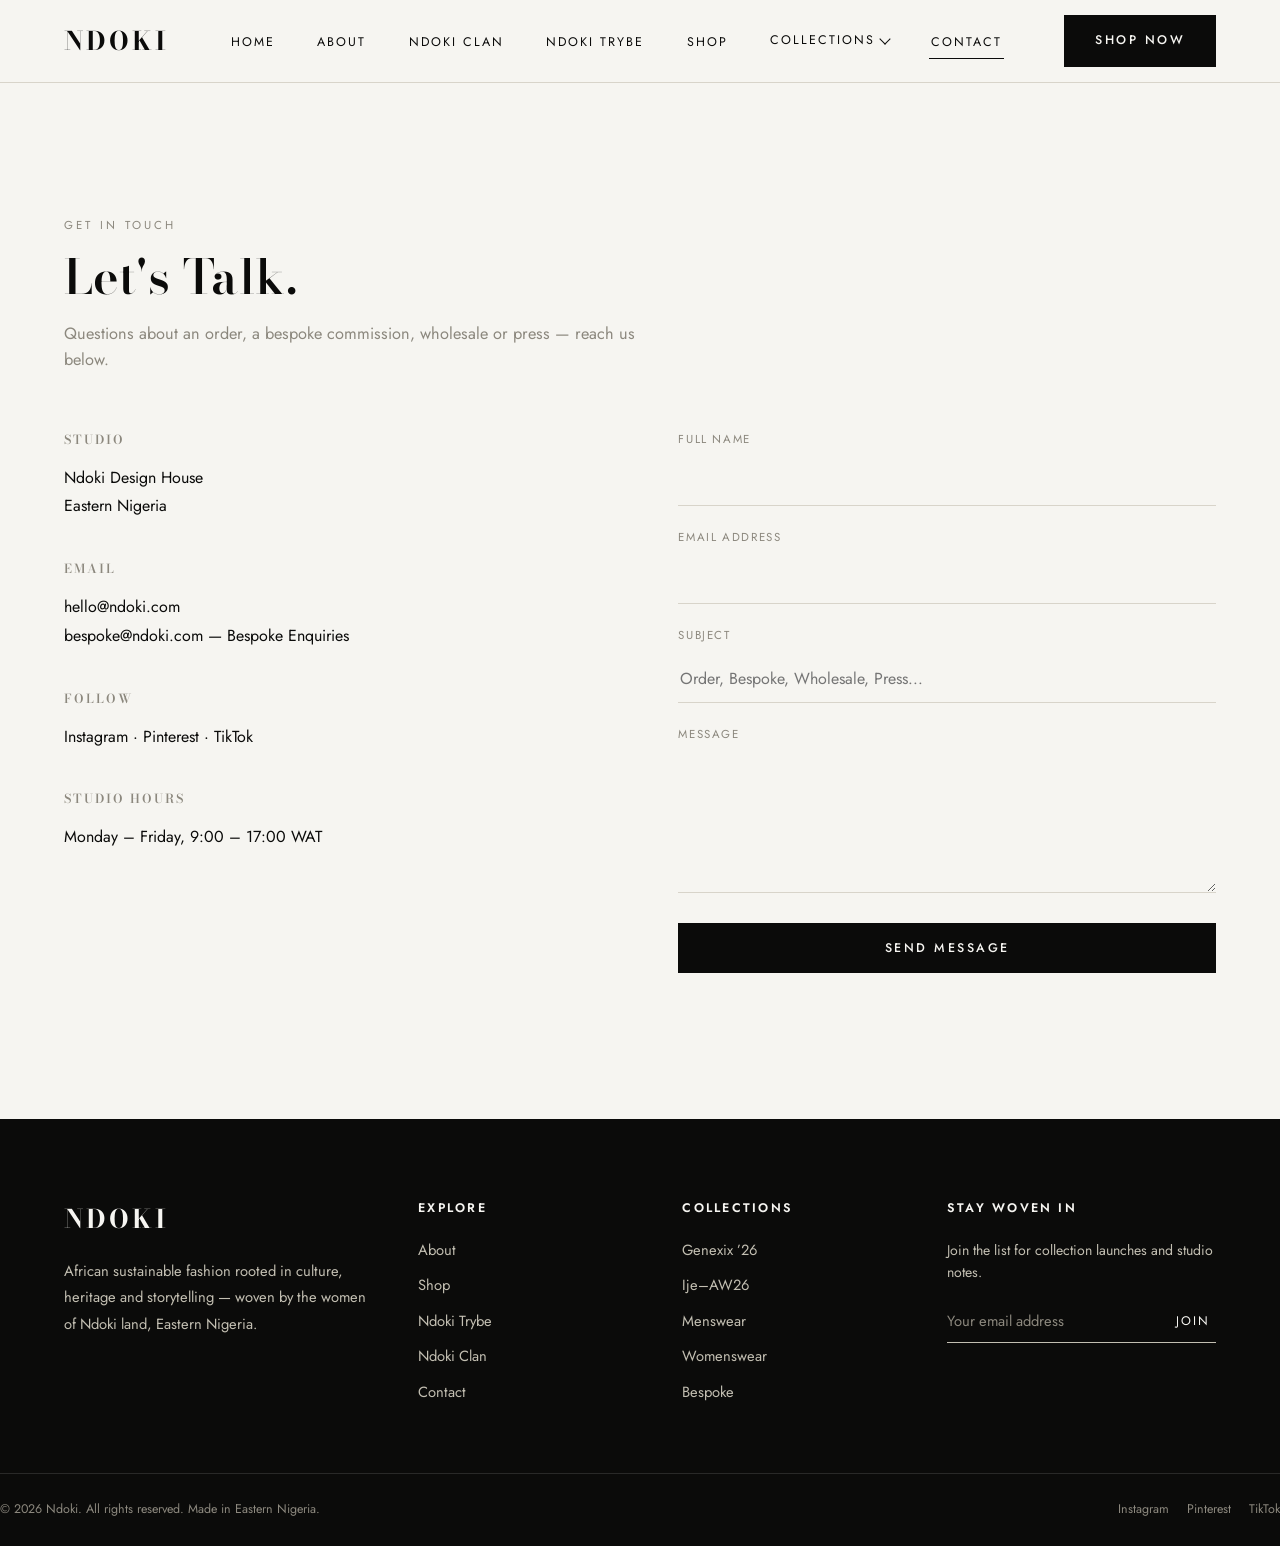
<file: contact.html>
<!doctype html>
<html lang="en">
  <head>
    <meta charset="UTF-8" />
    <meta name="viewport" content="width=device-width, initial-scale=1.0" />
    <title>Contact Ndoki</title>
    <meta
      name="description"
      content="Get in touch with Ndoki — questions about orders, bespoke commissions, wholesale, or press."
    />
    <link rel="preconnect" href="https://fonts.googleapis.com" />
    <link rel="preconnect" href="https://fonts.gstatic.com" crossorigin />
    <link
      href="https://fonts.googleapis.com/css2?family=Bodoni+Moda:ital,wght@0,400..900;1,400..900&family=Jost:wght@300;400;500;600&display=swap"
      rel="stylesheet"
    />
    <link rel="stylesheet" href="./assets/css/style.css" />
  </head>
  <body>
    <header class="site-header">
      <div class="wrap nav-row">
        <a href="index.html" class="brand">NDOKI<span></span></a>
        <nav aria-label="Primary">
          <ul class="nav-main">
            <li><a href="index.html" class="nav-link">Home</a></li>
            <li><a href="about.html" class="nav-link">About</a></li>
            <li><a href="ndoki-clan.html" class="nav-link">Ndoki Clan</a></li>
            <li><a href="ndoki-trybe.html" class="nav-link">Ndoki Trybe</a></li>
            <li><a href="shop.html" class="nav-link">Shop</a></li>
            <li class="has-dropdown">
              <a href="#" class="nav-link"
                >Collections <span class="caret"></span
              ></a>
              <ul class="dropdown">
                <li><a href="genexix-26.html">Genexix &rsquo;26</a></li>
                <li><a href="ije-aw26.html">Ije&ndash;AW26</a></li>
              </ul>
            </li>
            <li>
              <a href="contact.html" class="nav-link is-active">Contact</a>
            </li>
          </ul>
        </nav>
        <div class="nav-actions">
          <a href="shop.html" class="btn btn-solid nav-shop-btn">Shop Now</a>
          <button
            class="hamburger"
            aria-label="Open menu"
            aria-expanded="false"
          >
            <span></span><span></span><span></span>
          </button>
        </div>
      </div>
    </header>

    <div class="mobile-nav" aria-hidden="true">
      <ul>
        <li><a href="index.html" class="nav-link">Home</a></li>
        <li><a href="about.html" class="nav-link">About</a></li>
        <li><a href="ndoki-clan.html" class="nav-link">Ndoki Clan</a></li>
        <li><a href="ndoki-trybe.html" class="nav-link">Ndoki Trybe</a></li>
        <li><a href="shop.html" class="nav-link">Shop</a></li>
        <li>
          <a href="#" class="nav-link mobile-collections-toggle"
            >Collections <span class="caret mobile-caret"></span
          ></a>
          <div class="mobile-sub">
            <a href="genexix-26.html">Genexix &rsquo;26</a>
            <a href="ije-aw26.html">Ije&ndash;AW26</a>
          </div>
        </li>
        <li><a href="contact.html" class="nav-link">Contact</a></li>
      </ul>
    </div>

    <section class="section" style="padding-bottom: 0">
      <div class="wrap">
        <div class="section-head">
          <span class="eyebrow">Get In Touch</span>
          <h2>Let's Talk.</h2>
          <p>
            Questions about an order, a bespoke commission, wholesale or press —
            reach us below.
          </p>
        </div>
      </div>
    </section>

    <section class="section" style="padding-top: 0">
      <div class="wrap contact-grid">
        <div class="contact-info">
          <div class="block">
            <h3>Studio</h3>
            <p>Ndoki Design House<br />Eastern Nigeria</p>
          </div>
          <div class="block">
            <h3>Email</h3>
            <p>
              <a href="mailto:hello@ndoki.com">hello@ndoki.com</a><br /><a
                href="mailto:bespoke@ndoki.com"
                >bespoke@ndoki.com</a
              >
              &mdash; Bespoke Enquiries
            </p>
          </div>
          <div class="block">
            <h3>Follow</h3>
            <p>
              <a href="#">Instagram</a> &middot;
              <a href="#">Pinterest</a> &middot; <a href="#">TikTok</a>
            </p>
          </div>
          <div class="block">
            <h3>Studio Hours</h3>
            <p>Monday &ndash; Friday, 9:00 &ndash; 17:00 WAT</p>
          </div>
        </div>

        <form class="contact-form">
          <div class="form-field">
            <label for="name">Full Name</label>
            <input type="text" id="name" name="name" required />
          </div>
          <div class="form-field">
            <label for="email">Email Address</label>
            <input type="email" id="email" name="email" required />
          </div>
          <div class="form-field">
            <label for="subject">Subject</label>
            <input
              type="text"
              id="subject"
              name="subject"
              placeholder="Order, Bespoke, Wholesale, Press..."
            />
          </div>
          <div class="form-field">
            <label for="message">Message</label>
            <textarea id="message" name="message" rows="5" required></textarea>
          </div>
          <button type="submit" class="btn btn-solid btn-block">
            Send Message
          </button>
          <p class="form-msg"></p>
        </form>
      </div>
    </section>

    <footer class="site-footer">
      <div class="wrap footer-grid">
        <div class="footer-brand">
          <a href="index.html" class="brand">NDOKI</a>
          <p>
            African sustainable fashion rooted in culture, heritage and
            storytelling — woven by the women of Ndoki land, Eastern Nigeria.
          </p>
        </div>
        <div class="footer-col">
          <h4>Explore</h4>
          <ul>
            <li><a href="about.html">About</a></li>
            <li><a href="shop.html">Shop</a></li>
            <li><a href="ndoki-trybe.html">Ndoki Trybe</a></li>
            <li><a href="ndoki-clan.html">Ndoki Clan</a></li>
            <li><a href="contact.html">Contact</a></li>
          </ul>
        </div>
        <div class="footer-col">
          <h4>Collections</h4>
          <ul>
            <li><a href="genexix-26.html">Genexix &rsquo;26</a></li>
            <li><a href="ije-aw26.html">Ije&ndash;AW26</a></li>
            <li><a href="shop.html#menswear">Menswear</a></li>
            <li><a href="shop.html#womenswear">Womenswear</a></li>
            <li><a href="shop.html#bespoke">Bespoke</a></li>
          </ul>
        </div>
        <div class="footer-col footer-newsletter">
          <h4>Stay Woven In</h4>
          <p style="font-size: 0.88rem">
            Join the list for collection launches and studio notes.
          </p>
          <form data-demo-form>
            <input
              type="email"
              placeholder="Your email address"
              required
              aria-label="Email address"
            />
            <button type="submit">Join</button>
          </form>
          <p class="notify-msg" data-demo-msg></p>
        </div>
      </div>
      <div class="wrap footer-bottom">
        <span
          >&copy; 2026 Ndoki. All rights reserved. Made in Eastern
          Nigeria.</span
        >
        <span
          ><a href="#">Instagram</a><a href="#">Pinterest</a
          ><a href="#">TikTok</a></span
        >
      </div>
    </footer>

    <script src="./assets/js/main.js" defer></script>
  </body>
</html>
</file>
<file: assets/css/style.css>
/* ============================================================
   NDOKI — Design Tokens
   African sustainable fashion — Akwete heritage textile brand
   Palette held strictly to black / white / grey per brief;
   the Akwete weave motif supplies the visual richness instead
   of colour.
============================================================ */
:root {
  --ink: #0b0b0a; /* near-black, primary text / brand */
  --charcoal: #242320; /* secondary dark surface */
  --paper: #f6f5f1; /* warm off-white background */
  --paper-2: #efeee8; /* slightly deeper warm white */
  --stone: #8c887e; /* mid grey — captions, meta */
  --ash: #d8d4ca; /* hairline / border grey */
  --ash-2: #c3bfb2; /* deeper hairline for dark bg */
  --white: #ffffff;

  --font-display: "Bodoni Moda", "Times New Roman", serif;
  --font-body: "Jost", "Helvetica Neue", Arial, sans-serif;

  --container: 1280px;
  --gutter: clamp(20px, 5vw, 64px);
  --section-y: clamp(64px, 10vw, 128px);

  --ease: cubic-bezier(0.65, 0, 0.35, 1);
}

*,
*::before,
*::after {
  box-sizing: border-box;
}
html {
  scroll-behavior: smooth;
}
@media (prefers-reduced-motion: reduce) {
  html {
    scroll-behavior: auto;
  }
  *,
  *::before,
  *::after {
    animation-duration: 0.001ms !important;
    animation-iteration-count: 1 !important;
    transition-duration: 0.001ms !important;
    scroll-behavior: auto !important;
  }
}

body {
  margin: 0;
  background: var(--paper);
  color: var(--ink);
  font-family: var(--font-body);
  font-size: 16px;
  line-height: 1.6;
  -webkit-font-smoothing: antialiased;
}

img {
  max-width: 100%;
  display: block;
}
a {
  color: inherit;
  text-decoration: none;
}
button {
  font-family: inherit;
  cursor: pointer;
}
ul {
  list-style: none;
  margin: 0;
  padding: 0;
}
h1,
h2,
h3,
h4 {
  font-family: var(--font-display);
  font-weight: 600;
  margin: 0;
  letter-spacing: 0.01em;
}
p {
  margin: 0;
}

.wrap {
  max-width: var(--container);
  margin: 0 auto;
  padding-left: var(--gutter);
  padding-right: var(--gutter);
}

.eyebrow {
  font-family: var(--font-body);
  text-transform: uppercase;
  letter-spacing: 0.28em;
  font-size: 0.72rem;
  color: var(--stone);
  display: inline-block;
}

:focus-visible {
  outline: 2px solid var(--ink);
  outline-offset: 3px;
}

/* ---------- Buttons ---------- */
.btn {
  display: inline-flex;
  align-items: center;
  gap: 10px;
  padding: 15px 30px;
  font-size: 0.78rem;
  letter-spacing: 0.2em;
  text-transform: uppercase;
  font-weight: 500;
  border: 1px solid var(--ink);
  background: transparent;
  color: var(--ink);
  transition:
    background 0.35s var(--ease),
    color 0.35s var(--ease),
    border-color 0.35s var(--ease);
  white-space: nowrap;
}
.btn:hover {
  background: var(--ink);
  color: var(--paper);
}
.btn-solid {
  background: var(--ink);
  color: var(--paper);
}
.btn-solid:hover {
  background: transparent;
  color: var(--ink);
}
.btn-invert {
  border-color: var(--paper);
  color: var(--paper);
}
.btn-invert:hover {
  background: var(--paper);
  color: var(--ink);
}
.btn-block {
  width: 100%;
  justify-content: center;
}

/* ============================================================
   Header / Navigation
============================================================ */
.site-header {
  position: sticky;
  top: 0;
  z-index: 100;
  background: rgba(246, 245, 241, 0.92);
  backdrop-filter: blur(8px);
  border-bottom: 1px solid var(--ash);
}
.nav-row {
  display: flex;
  align-items: center;
  justify-content: space-between;
  height: 82px;
}
.brand {
  font-family: var(--font-display);
  font-size: 1.6rem;
  letter-spacing: 0.12em;
  font-weight: 700;
}
.brand span {
  font-weight: 400;
  font-style: italic;
}

.nav-main {
  display: flex;
  align-items: center;
  gap: 2.4rem;
}
.nav-main > li {
  position: relative;
}
.nav-link {
  font-size: 0.78rem;
  letter-spacing: 0.16em;
  text-transform: uppercase;
  padding: 8px 2px;
  position: relative;
}
.nav-link::after {
  content: "";
  position: absolute;
  left: 0;
  right: 0;
  bottom: 0;
  height: 1px;
  background: var(--ink);
  transform: scaleX(0);
  transform-origin: left;
  transition: transform 0.3s var(--ease);
}
.nav-link:hover::after,
.nav-link.is-active::after {
  transform: scaleX(1);
}

.has-dropdown > .nav-link {
  display: flex;
  align-items: center;
  gap: 6px;
}
.caret {
  width: 8px;
  height: 8px;
  border-right: 1px solid currentColor;
  border-bottom: 1px solid currentColor;
  transform: rotate(45deg);
  margin-top: -4px;
  transition: transform 0.25s var(--ease);
}
.has-dropdown.is-open .caret {
  transform: rotate(-135deg);
  margin-top: 2px;
}

.dropdown {
  position: absolute;
  top: calc(100% + 14px);
  left: 50%;
  transform: translateX(-50%);
  min-width: 220px;
  background: var(--ink);
  color: var(--paper);
  padding: 10px 0;
  opacity: 0;
  visibility: hidden;
  translate: 0 8px;
  transition:
    opacity 0.25s var(--ease),
    translate 0.25s var(--ease),
    visibility 0.25s;
}
.has-dropdown:hover .dropdown,
.has-dropdown.is-open .dropdown {
  opacity: 1;
  visibility: visible;
  translate: 0 0;
}
.dropdown a {
  display: block;
  padding: 12px 24px;
  font-size: 0.78rem;
  letter-spacing: 0.1em;
  text-transform: uppercase;
  border-top: 1px solid rgba(255, 255, 255, 0.12);
}
.dropdown li:first-child a {
  border-top: none;
}
.dropdown a:hover {
  background: rgba(255, 255, 255, 0.08);
}
.dropdown-note {
  display: block;
  padding: 10px 24px 4px;
  font-size: 0.65rem;
  color: var(--ash-2);
  letter-spacing: 0.08em;
}

.nav-actions {
  display: flex;
  align-items: center;
  gap: 1.4rem;
}
.nav-shop-btn {
  display: inline-flex;
}
.hamburger {
  display: none;
  flex-direction: column;
  justify-content: center;
  gap: 5px;
  width: 34px;
  height: 34px;
  background: none;
  border: none;
  padding: 0;
}
.hamburger span {
  display: block;
  height: 1.5px;
  background: var(--ink);
  width: 100%;
  transition:
    transform 0.3s var(--ease),
    opacity 0.3s var(--ease);
}
.hamburger.is-active span:nth-child(1) {
  transform: translateY(6.5px) rotate(45deg);
}
.hamburger.is-active span:nth-child(2) {
  opacity: 0;
}
.hamburger.is-active span:nth-child(3) {
  transform: translateY(-6.5px) rotate(-45deg);
}

/* ============================================================
   Hero Slider
============================================================ */
.hero {
  position: relative;
  height: min(92vh, 880px);
  min-height: 520px;
  overflow: hidden;
  background: var(--ink);
}
.hero-slide {
  position: absolute;
  inset: 0;
  opacity: 0;
  transition: opacity 1.4s var(--ease);
}
.hero-slide.is-active {
  opacity: 1;
}
.hero-slide img {
  width: 100%;
  height: 100%;
  object-fit: cover;
  filter: grayscale(0.15) contrast(1.05);
}
.hero-slide::after {
  content: "";
  position: absolute;
  inset: 0;
  background: linear-gradient(
    180deg,
    rgba(11, 11, 10, 0.35) 0%,
    rgba(11, 11, 10, 0.15) 40%,
    rgba(11, 11, 10, 0.75) 100%
  );
}
.hero-content {
  position: absolute;
  inset: 0;
  z-index: 5;
  display: flex;
  flex-direction: column;
  align-items: flex-start;
  justify-content: flex-end;
  padding: 0 var(--gutter) clamp(48px, 8vw, 88px);
  color: var(--paper);
  max-width: var(--container);
  margin: 0 auto;
}
.hero-eyebrow {
  color: var(--ash-2);
  margin-bottom: 18px;
}
.hero-title {
  font-size: clamp(2.6rem, 8vw, 6.2rem);
  line-height: 0.95;
  letter-spacing: 0.01em;
  margin-bottom: 22px;
}
.hero-sub {
  max-width: 520px;
  font-size: 1.05rem;
  color: var(--ash-2);
  margin-bottom: 36px;
  line-height: 1.7;
}
.hero-ctas {
  display: flex;
  gap: 16px;
  flex-wrap: wrap;
  margin-bottom: 8px;
}

.hero-dots {
  position: absolute;
  right: var(--gutter);
  bottom: clamp(40px, 7vw, 64px);
  z-index: 6;
  display: flex;
  flex-direction: column;
  gap: 12px;
}
.hero-dot {
  width: 9px;
  height: 9px;
  border-radius: 50%;
  border: 1px solid var(--paper);
  background: transparent;
  padding: 0;
  transition: background 0.3s var(--ease);
}
.hero-dot.is-active {
  background: var(--paper);
}

/* ============================================================
   Weave divider — signature motif
============================================================ */
.weave-divider {
  display: block;
  width: 100%;
  height: 22px;
  color: var(--ash);
}
.weave-divider.on-dark {
  color: var(--ash-2);
  opacity: 0.5;
}

/* ============================================================
   Sections
============================================================ */
.section {
  padding: var(--section-y) 0;
}
.section-dark {
  background: var(--ink);
  color: var(--paper);
}
.section-tight {
  padding-top: calc(var(--section-y) * 0.5);
  padding-bottom: calc(var(--section-y) * 0.5);
}

.section-head {
  max-width: 720px;
  margin-bottom: clamp(32px, 5vw, 56px);
}
.section-head h2 {
  font-size: clamp(1.9rem, 4vw, 3rem);
  margin-top: 14px;
  line-height: 1.1;
}
.section-dark .section-head p {
  color: var(--ash-2);
}
.section-head p {
  margin-top: 18px;
  color: var(--stone);
  font-size: 1.02rem;
  max-width: 60ch;
}

/* Story strip on home */
.story-strip {
  display: grid;
  grid-template-columns: 1fr 1.1fr;
  gap: clamp(32px, 6vw, 80px);
  align-items: center;
}
.story-strip figure {
  margin: 0;
  aspect-ratio: 4/5;
  overflow: hidden;
}
.story-strip img {
  width: 100%;
  height: 100%;
  object-fit: cover;
}
.story-copy p {
  font-size: 1.08rem;
  color: var(--charcoal);
  line-height: 1.85;
  margin-bottom: 24px;
}
.story-copy p:last-of-type {
  margin-bottom: 32px;
}

/* Category cards (Menswear / Womenswear / Bespoke) */
.category-grid {
  display: grid;
  grid-template-columns: repeat(3, 1fr);
  gap: 2px;
  background: var(--ash);
}
.category-card {
  position: relative;
  background: var(--ink);
  aspect-ratio: 3/4;
  overflow: hidden;
}
.category-card img {
  width: 100%;
  height: 100%;
  object-fit: cover;
  transition:
    transform 0.8s var(--ease),
    filter 0.5s var(--ease);
  filter: grayscale(0.35) brightness(0.82);
}
.category-card:hover img {
  transform: scale(1.06);
  filter: grayscale(0) brightness(0.7);
}
.category-card::before {
  content: "";
  position: absolute;
  inset: 0;
  background: linear-gradient(
    180deg,
    rgba(11, 11, 10, 0) 30%,
    rgba(11, 11, 10, 0.85) 100%
  );
  z-index: 1;
}
.category-copy {
  position: absolute;
  left: 0;
  right: 0;
  bottom: 0;
  z-index: 2;
  padding: clamp(20px, 3vw, 36px);
  display: flex;
  flex-direction: column;
  align-items: flex-start;
  gap: 16px;
}
.category-copy .eyebrow {
  color: var(--ash-2);
}
.category-copy h3 {
  color: var(--white);
  font-size: clamp(1.4rem, 2.4vw, 2rem);
  letter-spacing: 0.04em;
}

/* Trybe teaser band */
.trybe-band {
  position: relative;
  overflow: hidden;
  min-height: 520px;
  display: flex;
  align-items: center;
}
.trybe-band img {
  position: absolute;
  inset: 0;
  width: 100%;
  height: 100%;
  object-fit: cover;
  filter: grayscale(0.4) brightness(0.55);
}
.trybe-band .wrap {
  position: relative;
  z-index: 2;
}
.trybe-copy {
  max-width: 640px;
  color: var(--paper);
}
.trybe-copy p {
  color: var(--ash-2);
  font-size: 1.05rem;
  margin: 20px 0 32px;
  line-height: 1.8;
}

/* Footer */
.site-footer {
  background: var(--ink);
  color: var(--ash-2);
  padding: 80px 0 0;
}
.footer-grid {
  display: grid;
  grid-template-columns: 1.4fr 1fr 1fr 1.2fr;
  gap: 40px;
  padding-bottom: 56px;
  border-bottom: 1px solid rgba(255, 255, 255, 0.12);
}
.footer-brand .brand {
  color: var(--paper);
}
.footer-brand p {
  margin-top: 18px;
  max-width: 34ch;
  font-size: 0.92rem;
  line-height: 1.8;
}
.footer-col h4 {
  color: var(--paper);
  font-size: 0.78rem;
  letter-spacing: 0.18em;
  text-transform: uppercase;
  margin-bottom: 20px;
  font-family: var(--font-body);
}
.footer-col li {
  margin-bottom: 12px;
  font-size: 0.92rem;
}
.footer-col a:hover {
  color: var(--paper);
}
.footer-newsletter form {
  display: flex;
  border-bottom: 1px solid var(--ash-2);
  margin-top: 16px;
}
.footer-newsletter input {
  flex: 1;
  background: none;
  border: none;
  padding: 10px 0;
  color: var(--paper);
  font-family: inherit;
  font-size: 0.92rem;
}
.footer-newsletter input::placeholder {
  color: var(--stone);
}
.footer-newsletter button {
  background: none;
  border: none;
  color: var(--paper);
  font-size: 0.78rem;
  letter-spacing: 0.16em;
  text-transform: uppercase;
}
.footer-bottom {
  display: flex;
  justify-content: space-between;
  align-items: center;
  flex-wrap: wrap;
  gap: 12px;
  padding: 26px 0;
  font-size: 0.78rem;
  color: var(--stone);
}
.footer-bottom a {
  margin-left: 18px;
}

/* Mobile nav overlay */
.mobile-nav {
  position: fixed;
  inset: 0;
  z-index: 200;
  background: var(--ink);
  color: var(--paper);
  display: flex;
  flex-direction: column;
  padding: 100px var(--gutter) 40px;
  transform: translateX(100%);
  transition: transform 0.45s var(--ease);
  overflow-y: auto;
}
.mobile-nav.is-open {
  transform: translateX(0);
}
.mobile-nav ul {
  display: flex;
  flex-direction: column;
  gap: 6px;
}
.mobile-nav > ul > li {
  border-bottom: 1px solid rgba(255, 255, 255, 0.12);
}
.mobile-nav .nav-link {
  display: block;
  padding: 18px 0;
  font-size: 1.1rem;
  letter-spacing: 0.08em;
}
.mobile-sub {
  display: none;
  padding-left: 16px;
  padding-bottom: 14px;
}
.mobile-sub.is-open {
  display: flex;
}
.mobile-sub a {
  padding: 10px 0;
  font-size: 0.85rem;
  color: var(--ash-2);
  letter-spacing: 0.08em;
  text-transform: uppercase;
}
.mobile-caret {
  float: right;
}

@media (max-width: 980px) {
  .nav-main,
  .nav-actions .nav-shop-btn {
    display: none;
  }
  .hamburger {
    display: flex;
  }
  .story-strip {
    grid-template-columns: 1fr;
  }
  .category-grid {
    grid-template-columns: 1fr;
  }
  .footer-grid {
    grid-template-columns: 1fr 1fr;
  }
}
@media (max-width: 560px) {
  .footer-grid {
    grid-template-columns: 1fr;
  }
  .nav-row {
    height: 70px;
  }
  .brand {
    font-size: 1.25rem;
  }
}

/* ============================================================
   Page hero (interior pages)
============================================================ */
.page-hero {
  position: relative;
  height: 56vh;
  min-height: 380px;
  overflow: hidden;
}
.page-hero img {
  width: 100%;
  height: 100%;
  object-fit: cover;
  filter: grayscale(0.3) brightness(0.6);
}
.page-hero .overlay {
  position: absolute;
  inset: 0;
  background: rgba(11, 11, 10, 0.28);
}
.page-hero-content {
  position: absolute;
  inset: 0;
  display: flex;
  flex-direction: column;
  justify-content: flex-end;
  padding: 0 var(--gutter) 56px;
  max-width: var(--container);
  margin: 0 auto;
  color: var(--paper);
}
.page-hero-content .eyebrow {
  color: var(--ash-2);
  margin-bottom: 16px;
}
.page-hero-content h1 {
  font-size: clamp(2.4rem, 6vw, 4.6rem);
}

/* About page */
.about-body {
  display: grid;
  grid-template-columns: 0.9fr 1.5fr;
  gap: clamp(32px, 6vw, 80px);
}
.about-lede {
  font-family: var(--font-display);
  font-size: 1.5rem;
  line-height: 1.5;
  color: var(--charcoal);
}
.about-copy p {
  font-size: 1.04rem;
  line-height: 1.9;
  color: var(--charcoal);
  margin-bottom: 24px;
}
.pull-quote {
  font-family: var(--font-display);
  font-style: italic;
  font-size: 1.7rem;
  line-height: 1.4;
  padding: 36px 0;
  margin: 40px 0;
  border-top: 1px solid var(--ash);
  border-bottom: 1px solid var(--ash);
}
.about-gallery {
  display: grid;
  grid-template-columns: 1fr 1fr;
  gap: 2px;
  margin-top: var(--section-y);
}
.about-gallery figure {
  margin: 0;
  aspect-ratio: 1/1;
  overflow: hidden;
}
.about-gallery img {
  width: 100%;
  height: 100%;
  object-fit: cover;
}
.about-gallery figcaption {
  position: relative;
}
@media (max-width: 860px) {
  .about-body {
    grid-template-columns: 1fr;
  }
  .about-gallery {
    grid-template-columns: 1fr;
  }
}

/* Values row */
.values-row {
  display: grid;
  grid-template-columns: repeat(3, 1fr);
  gap: 2px;
  background: var(--ash);
  margin-top: var(--section-y);
}
.value-card {
  background: var(--paper);
  padding: clamp(28px, 4vw, 44px);
}
.value-card .num {
  font-family: var(--font-display);
  font-size: 0.85rem;
  color: var(--stone);
  letter-spacing: 0.1em;
}
.value-card h3 {
  font-size: 1.3rem;
  margin: 18px 0 14px;
}
.value-card p {
  color: var(--stone);
  font-size: 0.95rem;
  line-height: 1.75;
}
@media (max-width: 760px) {
  .values-row {
    grid-template-columns: 1fr;
  }
}

/* Shop / collection grid */
.shop-intro {
  max-width: 760px;
}
.shop-grid {
  display: grid;
  grid-template-columns: repeat(3, 1fr);
  gap: 2px;
  background: var(--ash);
  margin-top: 56px;
}
@media (max-width: 860px) {
  .shop-grid {
    grid-template-columns: 1fr;
  }
}

.product-grid {
  display: grid;
  grid-template-columns: repeat(3, 1fr);
  gap: 36px 28px;
  margin-top: 20px;
}
.product-card figure {
  margin: 0;
  aspect-ratio: 3/4;
  overflow: hidden;
  background: var(--paper-2);
  position: relative;
}
.product-card img {
  width: 100%;
  height: 100%;
  object-fit: cover;
  transition: transform 0.6s var(--ease);
}
.product-card:hover img {
  transform: scale(1.045);
}
.product-tag {
  position: absolute;
  top: 14px;
  left: 14px;
  background: var(--ink);
  color: var(--paper);
  font-size: 0.62rem;
  letter-spacing: 0.16em;
  text-transform: uppercase;
  padding: 6px 12px;
}
.product-card h3 {
  font-size: 1.02rem;
  margin-top: 18px;
  font-family: var(--font-body);
  font-weight: 500;
}
.product-card .meta {
  color: var(--stone);
  font-size: 0.85rem;
  margin-top: 6px;
}
@media (max-width: 860px) {
  .product-grid {
    grid-template-columns: repeat(2, 1fr);
    gap: 28px 20px;
  }
}
@media (max-width: 520px) {
  .product-grid {
    grid-template-columns: 1fr;
  }
}

/* Substore banner (Ndoki Trybe) */
.substore-banner {
  display: flex;
  align-items: center;
  justify-content: space-between;
  flex-wrap: wrap;
  gap: 16px;
  padding: 20px var(--gutter);
  background: var(--paper-2);
  border-bottom: 1px solid var(--ash);
  font-size: 0.82rem;
  letter-spacing: 0.05em;
  color: var(--stone);
}
.substore-banner strong {
  color: var(--ink);
}

.journal-hero {
  background: var(--ink);
  color: var(--paper);
  padding: clamp(80px, 12vw, 140px) 0;
}
.journal-hero .wrap {
  display: grid;
  grid-template-columns: 1fr 1.2fr;
  gap: clamp(40px, 6vw, 80px);
  align-items: center;
}
.journal-hero-text h1 {
  font-size: clamp(2.2rem, 5vw, 4rem);
  line-height: 0.95;
  margin-top: 16px;
  margin-bottom: 24px;
}
.journal-hero-text p {
  font-size: 1.1rem;
  color: var(--ash-2);
  line-height: 1.8;
  margin-bottom: 28px;
  max-width: 50ch;
}
.journal-hero-image {
  aspect-ratio: 3/4;
  overflow: hidden;
}
.journal-hero-image img {
  width: 100%;
  height: 100%;
  object-fit: cover;
}
@media (max-width: 900px) {
  .journal-hero .wrap {
    grid-template-columns: 1fr;
  }
  .journal-hero-image {
    aspect-ratio: 16/9;
  }
}

.journal-filters {
  padding: 40px 0;
  border-bottom: 1px solid var(--ash);
}
.filter-row {
  display: flex;
  gap: 12px;
  flex-wrap: wrap;
  align-items: center;
}
.filter-label {
  font-size: 0.75rem;
  letter-spacing: 0.2em;
  text-transform: uppercase;
  color: var(--stone);
  font-weight: 500;
}
.filter-btn {
  padding: 8px 14px;
  border: 1px solid var(--ash);
  background: transparent;
  color: var(--ink);
  font-size: 0.75rem;
  letter-spacing: 0.1em;
  text-transform: uppercase;
  cursor: pointer;
  transition: all 0.3s var(--ease);
}
.filter-btn:hover,
.filter-btn.is-active {
  background: var(--ink);
  color: var(--paper);
  border-color: var(--ink);
}

.journal-grid {
  display: grid;
  grid-template-columns: repeat(3, 1fr);
  gap: clamp(24px, 3vw, 36px);
  margin: clamp(40px, 8vw, 80px) 0;
}
@media (max-width: 900px) {
  .journal-grid {
    grid-template-columns: repeat(2, 1fr);
    gap: clamp(20px, 3vw, 28px);
  }
}
@media (max-width: 560px) {
  .journal-grid {
    grid-template-columns: 1fr;
  }
}

.post-card {
  display: flex;
  flex-direction: column;
}
.post-card-image {
  aspect-ratio: 4/3;
  overflow: hidden;
  margin-bottom: 22px;
}
.post-card-image img {
  width: 100%;
  height: 100%;
  object-fit: cover;
  transition: transform 0.5s var(--ease);
}
.post-card:hover .post-card-image img {
  transform: scale(1.035);
}
.post-card-tag {
  display: inline-block;
  background: var(--charcoal);
  color: var(--paper);
  padding: 4px 10px;
  font-size: 0.65rem;
  letter-spacing: 0.12em;
  text-transform: uppercase;
  margin-bottom: 12px;
  width: fit-content;
}
.post-card-title {
  font-family: var(--font-display);
  font-size: clamp(1.1rem, 2vw, 1.4rem);
  line-height: 1.2;
  margin-bottom: 10px;
  transition: color 0.3s var(--ease);
}
.post-card a:hover .post-card-title {
  color: var(--stone);
}
.post-card-desc {
  font-size: 0.95rem;
  color: var(--stone);
  line-height: 1.65;
  margin-bottom: 16px;
}
.post-card-meta {
  display: flex;
  justify-content: space-between;
  align-items: flex-end;
}
.post-date {
  font-size: 0.8rem;
  color: var(--ash);
  letter-spacing: 0.08em;
}
.post-tags {
  display: flex;
  gap: 6px;
  flex-wrap: wrap;
  margin-top: 6px;
}
.post-tag-item {
  font-size: 0.7rem;
  color: var(--stone);
}
.post-tag-item::before {
  content: "#";
}

.cta-row {
  display: flex;
  justify-content: center;
  padding: 40px 0;
}

/* Coming soon pages */
.coming-soon {
  text-align: center;
  padding: var(--section-y) 0;
  max-width: 640px;
  margin: 0 auto;
}
.coming-soon .eyebrow {
  display: block;
  margin-bottom: 20px;
}
.coming-soon h1 {
  font-size: clamp(2.2rem, 6vw, 3.6rem);
  margin-bottom: 22px;
}
.coming-soon p {
  color: var(--stone);
  font-size: 1.05rem;
  line-height: 1.8;
  margin-bottom: 40px;
}
.notify-form {
  display: flex;
  gap: 0;
  border-bottom: 1px solid var(--ink);
  max-width: 440px;
  margin: 0 auto;
}
.notify-form input {
  flex: 1;
  border: none;
  background: none;
  padding: 14px 4px;
  font-family: inherit;
  font-size: 0.95rem;
}
.notify-form button {
  background: none;
  border: none;
  font-size: 0.75rem;
  letter-spacing: 0.16em;
  text-transform: uppercase;
  padding: 0 6px;
}
.notify-msg {
  margin-top: 16px;
  font-size: 0.85rem;
  color: var(--stone);
  min-height: 1.2em;
}

/* Contact page */
.contact-grid {
  display: grid;
  grid-template-columns: 1fr 1fr;
  gap: clamp(32px, 6vw, 90px);
}
.contact-info h3 {
  font-size: 0.78rem;
  letter-spacing: 0.16em;
  text-transform: uppercase;
  color: var(--stone);
  margin-bottom: 14px;
}
.contact-info .block {
  margin-bottom: 38px;
}
.contact-info p {
  font-size: 1rem;
  line-height: 1.8;
}
.form-field {
  margin-bottom: 22px;
}
.form-field label {
  display: block;
  font-size: 0.72rem;
  letter-spacing: 0.14em;
  text-transform: uppercase;
  color: var(--stone);
  margin-bottom: 10px;
}
.form-field input,
.form-field textarea {
  width: 100%;
  border: none;
  border-bottom: 1px solid var(--ash);
  background: none;
  padding: 12px 2px;
  font-family: inherit;
  font-size: 1rem;
  color: var(--ink);
  resize: vertical;
}
.form-field input:focus,
.form-field textarea:focus {
  outline: none;
  border-color: var(--ink);
}
.form-msg {
  margin-top: 18px;
  font-size: 0.9rem;
  color: var(--stone);
}

/* Utility */
.mt-lg {
  margin-top: var(--section-y);
}
.text-center {
  text-align: center;
}

@keyframes fadeIn {
  from {
    opacity: 0;
    transform: translateY(8px);
  }
  to {
    opacity: 1;
    transform: translateY(0);
  }
}

/* POST SECTION */
.post-hero {
  height: 64vh;
  min-height: 480px;
  position: relative;
  overflow: hidden;
}
.post-hero img {
  width: 100%;
  height: 100%;
  object-fit: cover;
  filter: grayscale(0.15) brightness(0.75);
}
.post-hero .overlay {
  position: absolute;
  inset: 0;
  background: rgba(11, 11, 10, 0.35);
}
.post-hero-content {
  position: absolute;
  inset: 0;
  display: flex;
  flex-direction: column;
  justify-content: flex-end;
  padding: 0 var(--gutter) 56px;
  max-width: var(--container);
  margin: 0 auto;
  color: var(--paper);
}
.post-hero-content .eyebrow {
  color: var(--ash-2);
  margin-bottom: 14px;
}
.post-hero-content h1 {
  font-size: clamp(2.4rem, 6vw, 4rem);
  line-height: 0.95;
}

.post-body {
  max-width: 820px;
  margin: clamp(64px, 8vw, 100px) auto;
  padding: 0 var(--gutter);
}
.post-meta {
  display: flex;
  gap: 32px;
  align-items: center;
  margin-bottom: clamp(40px, 6vw, 60px);
  padding-bottom: clamp(30px, 4vw, 50px);
  border-bottom: 1px solid var(--ash);
  flex-wrap: wrap;
}
.meta-item {
  display: flex;
  flex-direction: column;
  gap: 4px;
}
.meta-label {
  font-size: 0.72rem;
  letter-spacing: 0.14em;
  text-transform: uppercase;
  color: var(--stone);
}
.meta-value {
  font-size: 0.95rem;
}

.post-content > * {
  margin-bottom: clamp(48px, 6vw, 72px);
}

.text-block p {
  font-size: 1.08rem;
  line-height: 1.9;
  color: var(--charcoal);
  margin-bottom: 20px;
}
.text-block p:last-child {
  margin-bottom: 0;
}
.text-block strong {
  font-weight: 600;
}
.text-block em {
  font-style: italic;
}

.image-block-full {
  margin: clamp(48px, 6vw, 72px) calc(var(--gutter) * -1);
  width: calc(100% + var(--gutter) * 2);
}
.image-block-full img {
  width: 100%;
  display: block;
}

.gallery-3col {
  display: grid;
  grid-template-columns: repeat(3, 1fr);
  gap: clamp(12px, 2vw, 20px);
  margin: clamp(48px, 6vw, 72px) 0;
}
@media (max-width: 860px) {
  .gallery-3col {
    grid-template-columns: repeat(2, 1fr);
  }
}
@media (max-width: 560px) {
  .gallery-3col {
    grid-template-columns: 1fr;
  }
}
.gallery-3col figure {
  margin: 0;
}
.gallery-3col img {
  width: 100%;
  display: block;
  aspect-ratio: 4/3;
  object-fit: cover;
}

.pull-quote {
  font-family: var(--font-display);
  font-style: italic;
  font-size: 1.6rem;
  line-height: 1.45;
  color: var(--charcoal);
  padding: clamp(36px, 5vw, 52px) 0;
  margin: clamp(48px, 6vw, 72px) 0;
  border-top: 1px solid var(--ash);
  border-bottom: 1px solid var(--ash);
}

.video-embed {
  position: relative;
  width: 100%;
  padding-bottom: 56.25%;
  margin: clamp(48px, 6vw, 72px) 0;
  background: #000;
}
.video-embed iframe {
  position: absolute;
  top: 0;
  left: 0;
  width: 100%;
  height: 100%;
  border: none;
}

.post-tags-full {
  display: flex;
  gap: 12px;
  flex-wrap: wrap;
  padding: clamp(32px, 4vw, 48px) 0;
  margin-top: clamp(40px, 6vw, 60px);
  border-top: 1px solid var(--ash);
}
.tag-full {
  background: var(--paper-2);
  padding: 8px 16px;
  font-size: 0.78rem;
  letter-spacing: 0.1em;
  text-transform: uppercase;
}

.share-row {
  display: flex;
  gap: 20px;
  align-items: center;
  padding: clamp(32px, 4vw, 48px) 0;
}
.share-label {
  font-size: 0.75rem;
  letter-spacing: 0.16em;
  text-transform: uppercase;
  color: var(--stone);
}
.share-btn {
  display: inline-flex;
  align-items: center;
  gap: 6px;
  font-size: 0.75rem;
  color: var(--ink);
  border: 1px solid var(--ash);
  padding: 8px 12px;
  transition: all 0.3s var(--ease);
}
.share-btn:hover {
  border-color: var(--ink);
  background: var(--ink);
  color: var(--paper);
}

.related-posts {
  margin-top: clamp(80px, 10vw, 120px);
  padding-top: clamp(60px, 8vw, 100px);
  border-top: 2px solid var(--ash);
}
.related-posts h3 {
  font-size: 1.4rem;
  margin-bottom: 32px;
}
.related-grid {
  display: grid;
  grid-template-columns: repeat(2, 1fr);
  gap: clamp(24px, 3vw, 36px);
}
@media (max-width: 720px) {
  .related-grid {
    grid-template-columns: 1fr;
  }
}
.related-card {
  text-decoration: none;
}
.related-thumb {
  aspect-ratio: 4/3;
  overflow: hidden;
  margin-bottom: 16px;
}
.related-thumb img {
  width: 100%;
  height: 100%;
  object-fit: cover;
  transition: transform 0.5s var(--ease);
}
.related-card:hover .related-thumb img {
  transform: scale(1.04);
}
.related-card-title {
  font-family: var(--font-display);
  font-size: 1.15rem;
  line-height: 1.25;
  margin-bottom: 8px;
}
.related-card-date {
  font-size: 0.8rem;
  color: var(--stone);
}

.back-link {
  display: inline-flex;
  align-items: center;
  gap: 8px;
  font-size: 0.8rem;
  letter-spacing: 0.1em;
  text-transform: uppercase;
  margin-bottom: clamp(40px, 6vw, 60px);
  color: var(--stone);
  transition: color 0.3s var(--ease);
}
.back-link:hover {
  color: var(--ink);
}
</file>
